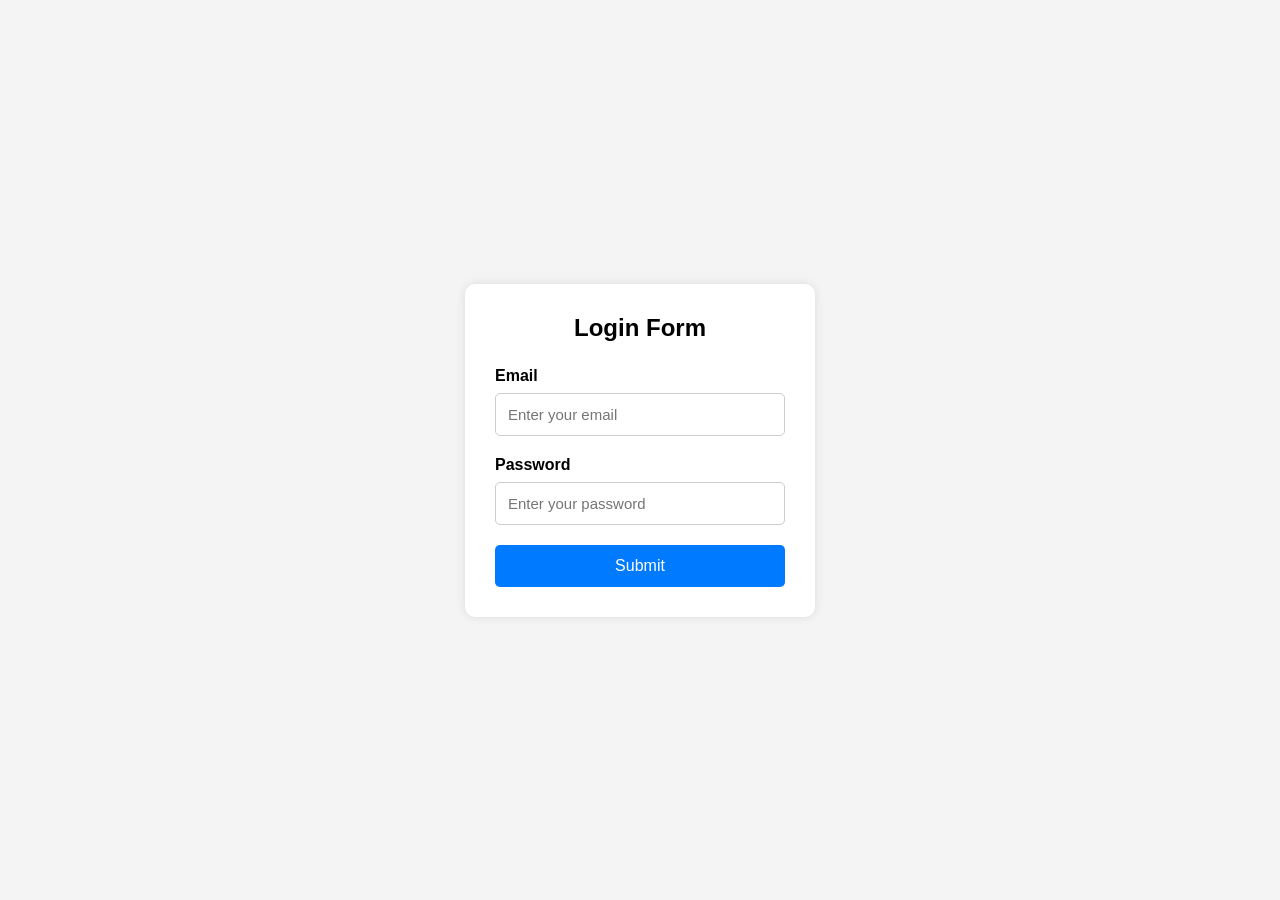
<file: FormValidation/index.html>
<!DOCTYPE html>
<html lang="en">

<head>
    <meta charset="UTF-8" />
    <meta name="viewport" content="width=device-width, initial-scale=1.0" />
    <title>Email & Password Validation</title>

    <link rel="stylesheet" href="form.css" />
</head>

<body>

    <div class="container">

        <form class="form">

            <h2>Login Form</h2>

            <!-- Email -->
            <div class="input-group">
                <label for="email">Email</label>

                <input type="text" id="email" placeholder="Enter your email" />

                <small class="error email-error">Email is wrong </small>
            </div>

            <!-- Password -->
            <div class="input-group">
                <label for="password">Password</label>

                <input type="password" id="password" placeholder="Enter your password" />

                <small class="error password-error">Password is wrong </small>
            </div>

            <button type="submit">Submit</button>
            <div id="resultMessage"></div>
        </form>


    </div>

    <script src="form.js"></script>
</body>

</html>
</file>
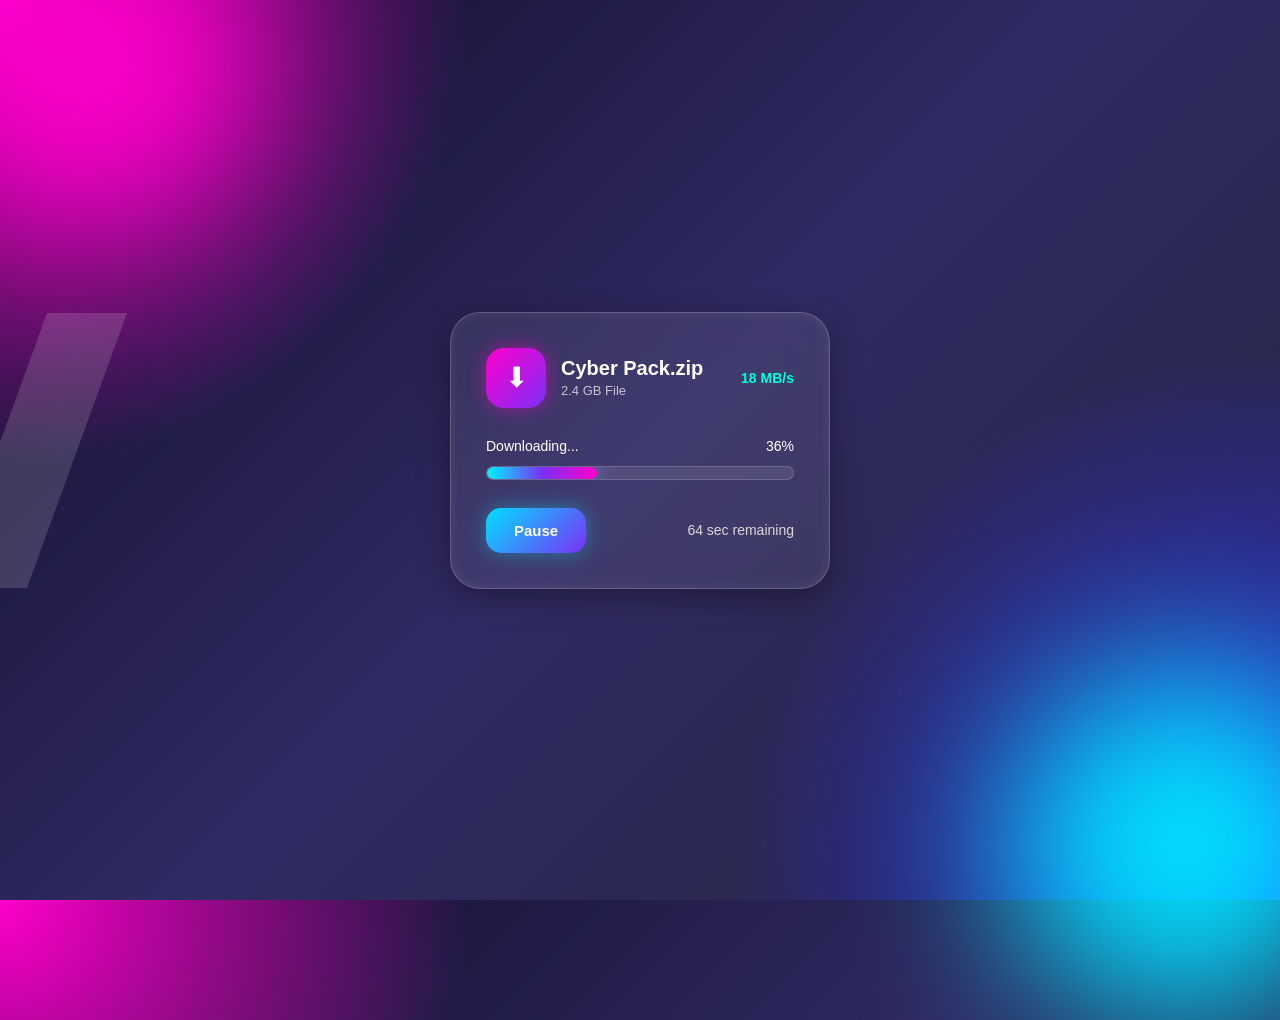
<file: Timer & Intervals/index.html>
<!DOCTYPE html>
<html lang="en">

<head>
    <meta charset="UTF-8">
    <meta name="viewport" content="width=device-width, initial-scale=1.0">
    <title>Document</title>
</head>

<body>
    <!DOCTYPE html>
    <html lang="en">

    <head>
        <meta charset="UTF-8" />
        <meta name="viewport" content="width=device-width, initial-scale=1.0" />
        <title>Glassmorphism Download UI</title>

      <link rel="stylesheet" href="Style.css">
    </head>
    

    <body>

        <div class="blur1"></div>
        <div class="blur2"></div>

        <div class="download-card">

            <div class="top">
                <div class="file">

                    <div class="icon">
                        ⬇
                    </div>

                    <div>
                        <h2>Cyber Pack.zip</h2>
                        <p>2.4 GB File</p>
                    </div>

                </div>

                <div class="speed">
                    18 MB/s
                </div>
            </div>

            <div class="progress-area">

                <div class="progress-info">
                    <span id="progressinfo">Downloading...</span>
                    <span id="progressNum">55%</span>
                </div>

                <div class="progress-bar">
                    <div class="progress"></div>
                </div>

            </div>

            <div class="bottom">

                <button class="download-btn">
                    Pause
                </button>

                <div class="status">
                    1h 12m remaining
                </div>

            </div>

        </div>

    </body>

    </html>

    <script src="script.js"></script>
</body>

</html>
</file>
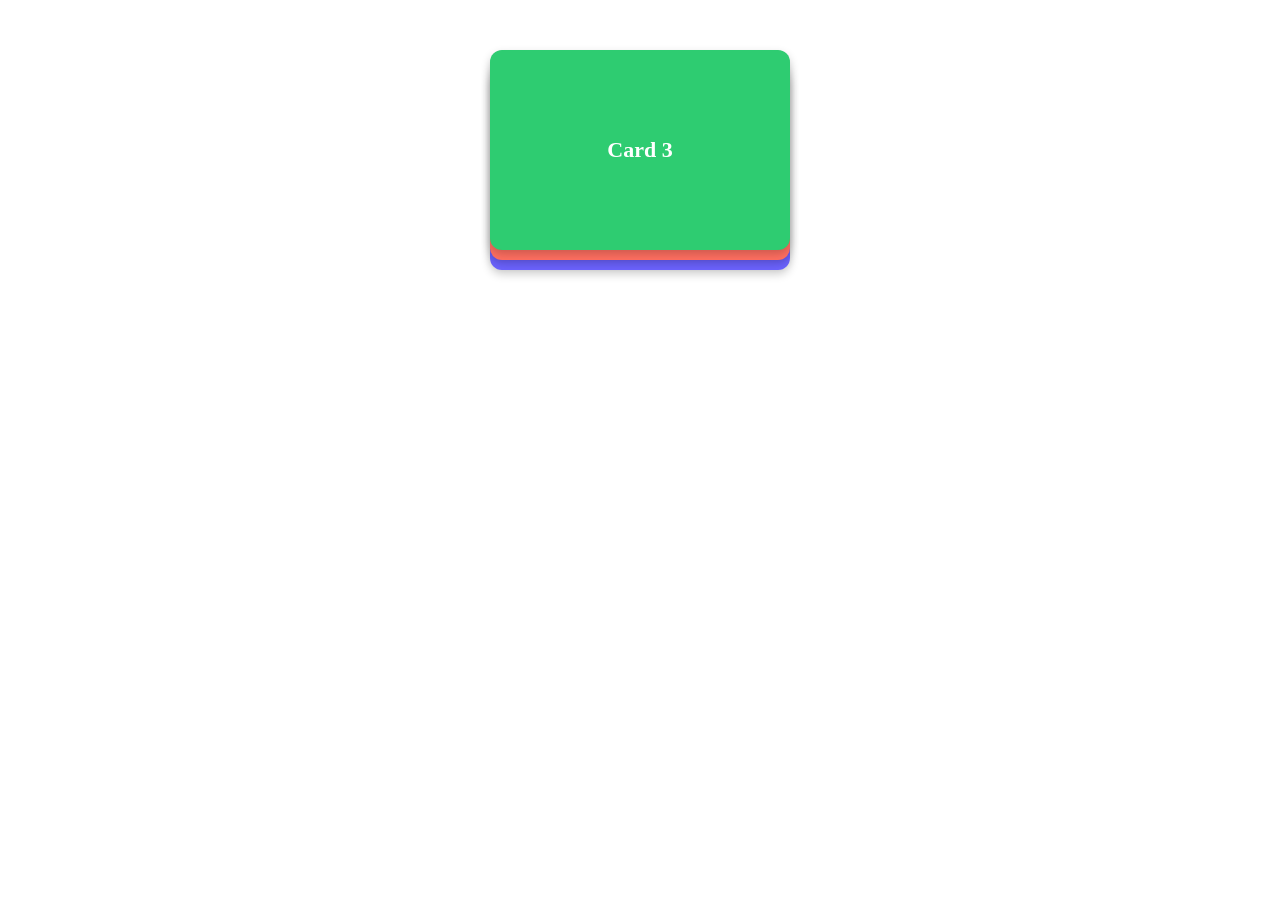
<file: overlap card/i.html>
<!DOCTYPE html>
<html lang="en">
<head>
    <meta charset="UTF-8">
    <meta name="viewport" content="width=device-width, initial-scale=1.0">
    <title>Document</title>
    <link rel="stylesheet" href="i.css">
</head>
<body>
    <div class="card-stack">
  <div class="card card1">Card 1</div>
  <div class="card card2">Card 2</div>
  <div class="card card3">Card 3</div>
</div>

    
</body>
</html>
</file>
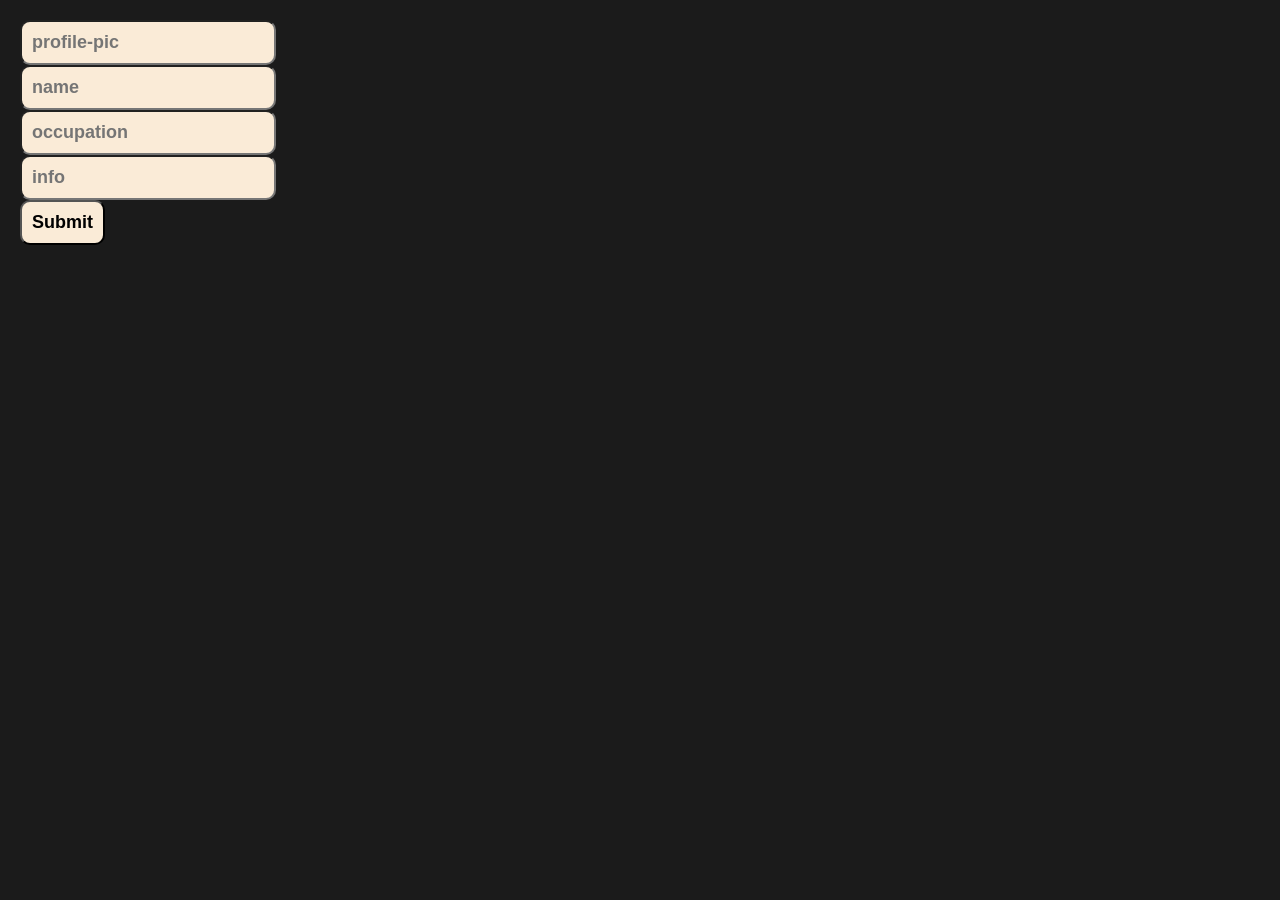
<file: Profile card/indec.html>
<!DOCTYPE html>
<html lang="en">

<head>
    <meta charset="UTF-8">
    <meta name="viewport" content="width=device-width, initial-scale=1.0">
    <title>Document</title>
</head>
<style>
    body {
        background-color: rgba(0, 0, 0, 0.893);
        margin: 0;
        padding: 0;
    }

    #main {
        display: flex;
        max-width: 200px;
        height: 100%;
    }

    .input {
        margin: 20px 20px;
    }

    input {
        padding: 10px;
        color: black;
        font-size: large;
        font-weight: bold;
        background-color: antiquewhite;
        border-radius: 10px;
    }

    .card {
        display: inline-block;
        margin: 0px 500px;
        border: 2px solid rgba(113, 98, 98, 0.907);
        max-width: 400px;
        color: white;
        padding: 25px;
        border-radius: 35px;
       
        
    }
    .profile{
        height: 70px;
        width: 70px;
        background-color: blue;
        border-radius: 35px; 
        overflow: hidden;   
    }
    .profile img{
        width: 100%;
        height: 100%;
        object-fit: cover;
        
    }
</style>

<body>
    <div id="main">
        <div class="input">
            <form action="">
                <input type="text" placeholder="profile-pic">
                <input type="text" placeholder="name">
                <input type="text" placeholder="occupation">
                <input type="text" placeholder="info">
                <input type="submit">
            </form>
        </div>

    </div>
   
    <script src="script.js"></script>
</body>

</html>
</file>
<file: FormValidation/form.css>
*{
    margin: 0;
    padding: 0;
    box-sizing: border-box;
    font-family: Arial, Helvetica, sans-serif;
}

body{
    height: 100vh;
    display: flex;
    justify-content: center;
    align-items: center;
    background: #f4f4f4;
}

.container{
    width: 350px;
}

.form{
    background: white;
    padding: 30px;
    border-radius: 10px;
    box-shadow: 0 0 10px rgba(0,0,0,0.1);
}

.form h2{
    text-align: center;
    margin-bottom: 25px;
}

.input-group{
    margin-bottom: 20px;
}

.input-group label{
    display: block;
    margin-bottom: 8px;
    font-weight: bold;
}

.input-group input{
    width: 100%;
    padding: 12px;
    border: 1px solid #ccc;
    border-radius: 5px;
    outline: none;
    font-size: 15px;
}

.input-group input:focus{
    border-color: #007bff;
}

.error{
    color: red;
    font-size: 13px;
    margin-top: 5px;
    display: none;
}

button{
    width: 100%;
    padding: 12px;
    border: none;
    background: #007bff;
    color: white;
    font-size: 16px;
    border-radius: 5px;
    cursor: pointer;
}

button:hover{
    background: #0056b3;
}
#resultMessage{
    display: flex;
    align-items: center;
    justify-content: center;
    color: green;
}
</file>
<file: Timer & Intervals/Style.css>
* {
    margin: 0;
    padding: 0;
    box-sizing: border-box;
    font-family: "Poppins", sans-serif;
}

body {
    height: 100vh;
    display: flex;
    justify-content: center;
    align-items: center;
    overflow: hidden;
    background:
        radial-gradient(circle at top left, #ff00cc 0%, transparent 30%),
        radial-gradient(circle at bottom right, #3333ff 0%, transparent 35%),
        linear-gradient(135deg, #0f0c29, #302b63, #24243e);
}

/* background glowing circles */
.blur1,
.blur2 {
    position: absolute;
    border-radius: 50%;
    filter: blur(80px);
    z-index: 0;
}

.blur1 {
    width: 300px;
    height: 300px;
    background: #ff00cc;
    top: -80px;
    left: -50px;
}

.blur2 {
    width: 350px;
    height: 350px;
    background: #00e1ff;
    bottom: -120px;
    right: -80px;
}

.download-card {
    position: relative;
    z-index: 2;
    width: 380px;
    padding: 35px;
    border-radius: 30px;

    background: rgba(255, 255, 255, 0.08);
    border: 1px solid rgba(255, 255, 255, 0.2);

    backdrop-filter: blur(18px);
    -webkit-backdrop-filter: blur(18px);

    box-shadow:
        0 8px 32px rgba(0, 0, 0, 0.35),
        inset 0 0 12px rgba(255, 255, 255, 0.08);

    color: white;
}

.top {
    display: flex;
    justify-content: space-between;
    align-items: center;
    margin-bottom: 30px;
}

.file {
    display: flex;
    align-items: center;
    gap: 15px;
}

.icon {
    width: 60px;
    height: 60px;
    border-radius: 18px;
    background: linear-gradient(135deg, #ff00cc, #7b2ff7);
    display: flex;
    justify-content: center;
    align-items: center;
    font-size: 28px;
    box-shadow: 0 0 20px rgba(255, 0, 204, 0.5);
}

.file h2 {
    font-size: 20px;
    font-weight: 600;
}

.file p {
    font-size: 13px;
    opacity: 0.7;
    margin-top: 3px;
}

.speed {
    font-size: 14px;
    color: #00ffd5;
    font-weight: 600;
}

.progress-area {
    margin-top: 10px;
}

.progress-info {
    display: flex;
    justify-content: space-between;
    margin-bottom: 12px;
    font-size: 14px;
}

.progress-bar {
    width: 100%;
    height: 14px;
    border-radius: 50px;
    background: rgba(255, 255, 255, 0.1);
    overflow: hidden;
    position: relative;
    border: 1px solid rgba(255, 255, 255, 0.15);
}

.progress {
    width: 0%;
    height: 100%;
    border-radius: 50px;
    transition: width 0.3s ease;

    background: linear-gradient(90deg,
            #00f5ff,
            #7b2ff7,
            #ff00cc);

    box-shadow:
        0 0 20px rgba(0, 245, 255, 0.6),
        0 0 30px rgba(255, 0, 204, 0.5);

    animation: glow 2s infinite alternate;
}

@keyframes glow {
    from {
        filter: brightness(1);
    }

    to {
        filter: brightness(1.4);
    }
}

.bottom {
    margin-top: 28px;
    display: flex;
    justify-content: space-between;
    align-items: center;
}

.download-btn {
    border: none;
    outline: none;
    padding: 14px 28px;
    border-radius: 15px;

    background: linear-gradient(135deg, #00e1ff, #7b2ff7);

    color: white;
    font-size: 15px;
    font-weight: 600;
    cursor: pointer;

    transition: 0.3s;
    box-shadow: 0 0 20px rgba(0, 225, 255, 0.4);
}

.download-btn:hover {
    transform: translateY(-3px) scale(1.03);
    box-shadow: 0 0 30px rgba(0, 225, 255, 0.7);
}

.status {
    font-size: 14px;
    color: #d8d8d8;
}

/* tiny glass shine */
.download-card::before {
    content: "";
    position: absolute;
    top: 0;
    left: -120%;
    width: 80px;
    height: 100%;
    background: rgba(255, 255, 255, 0.15);
    transform: skewX(-20deg);
    animation: shine 4s infinite;
}

@keyframes shine {
    0% {
        left: -120%;
    }

    100% {
        left: 140%;
    }
}
</file>
<file: overlap card/i.css>
.card-stack {
    position: relative;
    width: 300px;
    height: 200px;
    margin: 50px auto;
}

.card {
    position: absolute;
    width: 100%;
    height: 100%;
    border-radius: 12px;
    box-shadow: 0 4px 10px rgba(0, 0, 0, 0.2);
    display: flex;
    align-items: center;
    justify-content: center;
    font-size: 22px;
    color: white;
    font-weight: bold;
}

/* Bottom-most card */
.card1 {
    background: #6c63ff;
    top: 20px;
    /* shifted down */
    left: 0;
    /* aligned horizontally */
    z-index: 1;
}

/* Middle card */
.card2 {
    background: #ff6f61;
    top: 10px;
    /* slightly less down */
    left: 0;
    z-index: 2;
}

/* Top card (focus) */
.card3 {
    background: #2ecc71;
    top: 0;
    /* no offset */
    left: 0;
    z-index: 3;
}
</file>
